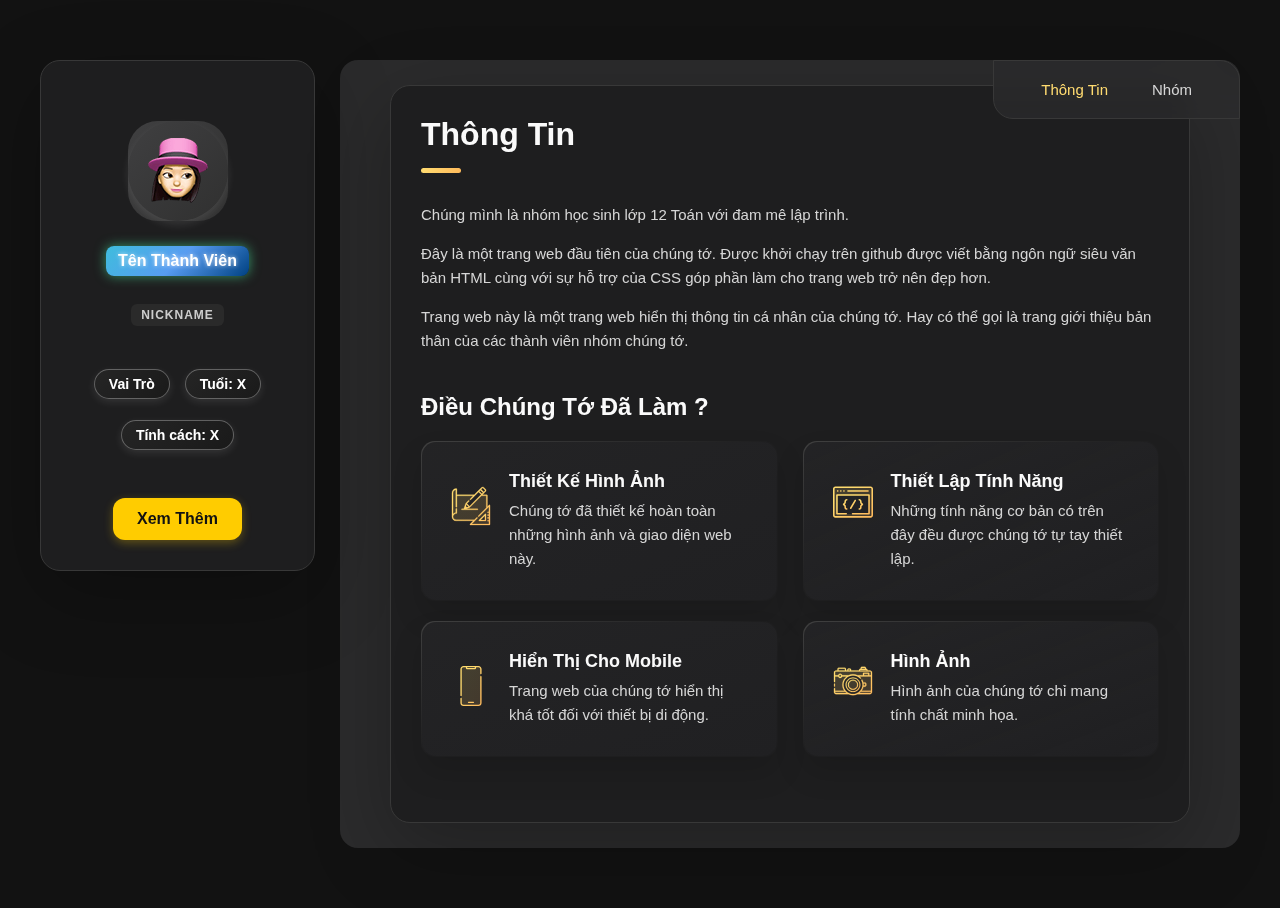
<file: index.html>
<!DOCTYPE html>
<html lang="en">
<head>
    <meta charset="UTF-8">
    <meta name="viewport" content="width=device-width, initial-scale=1.0">
    <title>Thành Viên</title>
    <link rel="stylesheet" href="./assets/css/style.css">
</head>
<body>
    <main>
        <aside class="sidebar" data-sidebar>
          <div class="sidebar-info">
            <figure class="avatar-box">
                <img id="sidebar-avatar" src="./assets/images/avatar-3.png" alt="Avatar" width="80">
            </figure>

            <h1 id="member-name" class="name">Tên Thành Viên</h1>

            <p id="member-nickname" class="nickname">Nickname</p> <!-- Đặt riêng nickname dưới tên -->

            <div class="member-details">
                <p id="member-role" class="role-box">Vai Trò</p>
                <p id="member-age">Tuổi: X</p>
                <p id="member-traits">Tính cách: X</p>
            </div>

            <button id="view-details" class="btn-primary" onclick="redirectToMemberPage()">Xem Thêm</button>
        </div>

        </aside>


        <div class="main-content">
            <nav class="navbar">
                <ul class="navbar-list">
                    <li class="navbar-item"><button class="navbar-link active" data-nav-link onclick="showSection('about', this)">Thông Tin</button></li>
                    <li class="navbar-item"><button class="navbar-link" data-nav-link onclick="showSection('team', this)">Nhóm</button></li>
                </ul>
            </nav>

            <article class="about-section active" id="about">
                <section class="service">
                    <header>
                        <h2 class="h2 article-title">Thông Tin</h2>
                      </header>

                      <section class="about-text">
                        <p>
                          Chúng mình là nhóm học sinh lớp 12 Toán với đam mê lập trình.
                        </p>

                        <p>
                          Đây là một trang web đầu tiên của chúng tớ. Được khởi chạy trên github được viết bằng ngôn ngữ siêu văn bản HTML cùng với sự hỗ trợ của CSS góp phần làm cho trang web trở nên đẹp hơn.
                        <p>
                          Trang web này là một trang web hiển thị thông tin cá nhân của chúng tớ. Hay có thể gọi là trang giới thiệu bản thân của các thành viên nhóm chúng tớ.
                        </p>

                      </section>
                    <h3 class="h3 service-title">Điều Chúng Tớ Đã Làm ?</h3>

                    <ul class="service-list">

                      <li class="service-item">

                        <div class="service-icon-box">
                          <img src="./assets/images/icon-design.svg
                          " alt="design icon" width="40">
                        </div>

                        <div class="service-content-box">
                          <h4 class="h4 service-item-title">Thiết Kế Hình Ảnh</h4>

                          <p class="service-item-text">
                            Chúng tớ đã thiết kế hoàn toàn những hình ảnh và giao diện web này.
                          </p>
                        </div>

                      </li>

                      <li class="service-item">

                        <div class="service-icon-box">

                          <img src="./assets/images/icon-dev.svg" alt="Web development icon" width="40">
                        </div>

                        <div class="service-content-box">
                          <h4 class="h4 service-item-title">Thiết Lập Tính Năng</h4>

                          <p class="service-item-text">
                            Những tính năng cơ bản có trên đây đều được chúng tớ tự tay thiết lập.
                          </p>
                        </div>

                      </li>

                      <li class="service-item">

                        <div class="service-icon-box">
                          <img src="./assets/images/icon-app.svg" alt="mobile app icon" width="40">
                        </div>

                        <div class="service-content-box">
                          <h4 class="h4 service-item-title">Hiển Thị Cho Mobile</h4>

                          <p class="service-item-text">
                            Trang web của chúng tớ hiển thị khá tốt đối với thiết bị di động.
                          </p>
                        </div>

                      </li>

                      <li class="service-item">

                        <div class="service-icon-box">
                          <img src="./assets/images/icon-photo.svg" alt="camera icon" width="40">
                        </div>

                        <div class="service-content-box">
                          <h4 class="h4 service-item-title">Hình Ảnh</h4>

                          <p class="service-item-text">
                            Hình ảnh của chúng tớ chỉ mang tính chất minh họa.
                          </p>
                        </div>

                      </li>

                    </ul>

                  </section>
            </article>

            <article class="team-section" id="team" style="display: none;">

                <section class="service">
                    <header>
                        <h2 class="h2 article-title">Thông Tin Nhóm</h2>
                      </header>
                      <div style="box-shadow: rgba(0, 0, 0, 0.4) 0px 0px 10px; box-sizing: inherit; margin-bottom: 10px; padding: 20px; box-sizing: inherit; line-height: 1.6em; padding: 15px;border-radius: 4px;">
                        <span style="box-sizing: inherit; font-weight: 700; line-height: 2.0em;"><span style="color: rgb(255, 255, 255);"> Lời Giới Thiệu:</span></span><br />
                        <span style="color: #ffffff;">» Nhóm chúng tớ bao gồm 5 thành viên. Gồm Nhân, Thắng, Khoa, T.Đức và Bách !.</span><br />
                        <span style="color: #fbf6f6;">» Trang web này được chúng tớ cùng nhau thiết kế và xây dựng trong vòng 1 tuần. Mỗi thành viên trong nhóm đảm nhận một vai trò khác nhau. Các bạn có thể xem thông tin ở phía dưới bằng cách nhấp chuột vào thành viên mà bạn muốn xem sau đó chọn "Xem Thêm".</span><br />
                        <span style="color: #e1ef1c;">» Dùng thanh trượt màu vàng phía dưới để tìm thấy những bạn ở phía sau.</span></div>
                      <section class="about-text">

                      </section>
                <div class="team-members">
                    <section class="testimonials">

                        <h3 class="h3 testimonials-title">Thành Viên Nhóm</h3>

                        <ul class="testimonials-list has-scrollbar">

                          <li class="testimonials-item">
                            <div class="team-member" onclick="toggleMemberInfo('Lương Hoàng Bách', 'BachKi', 'Designer', 18, 'Thích vẽ, sai chính tả','./assets/images/bach.png')">
                            <div class="content-card" data-testimonials-item>

                              <figure class="testimonials-avatar-box">
                                <img src="./assets/images/bach.png" alt="Lương Hoàng Bách" width="60" data-testimonials-avatar>
                              </figure>

                              <h4 class="h4 testimonials-item-title" data-testimonials-title>Lương Hoàng Bách</h4>

                              <div class="testimonials-text" data-testimonials-text>
                                <p>
                                  Bách là một họa sĩ vô cùng thích vẽ. Đặc biệt là vẽ nên những câu chuyện thú vị mang tính hài hước cao.
                                </p>
                              </div>

                            </div>
                          </li>

                          <li class="testimonials-item">
                            <div class="team-member" onclick="toggleMemberInfo('Lê Quốc Thắng', 'QuinQuinHP', 'Developer', 17, 'Kiên nhẫn, chung thủy','./assets/images/thang.png')">
                            <div class="content-card" data-testimonials-item>

                              <figure class="testimonials-avatar-box">
                                <img src="./assets/images/thang.png" alt="ThangLee" width="60" data-testimonials-avatar>
                              </figure>

                              <h4 class="h4 testimonials-item-title" data-testimonials-title>Lê Quốc Thắng</h4>

                              <div class="testimonials-text" data-testimonials-text>
                                <p>
                                  Thắng là một người yêu cái đẹp. Lại vô cùng chung thủy, thứ Thắng thích...
                                </p>
                              </div>

                            </div>
                          </li>

                          <li class="testimonials-item">
                            <div class="team-member" onclick="toggleMemberInfo('Trần Đức Nhân', 'Saly', 'Developer', 17, 'Vui vẻ, tốt bụng','./assets/images/nhan.png')">
                            <div class="content-card" data-testimonials-item>

                              <figure class="testimonials-avatar-box">
                                <img src="./assets/images/nhan.png" alt="DNhan" width="60" data-testimonials-avatar>
                              </figure>

                              <h4 class="h4 testimonials-item-title" data-testimonials-title>Trần Đức Nhân</h4>

                              <div class="testimonials-text" data-testimonials-text>
                                <p>
                                  Nhân là một người thích tìm tòi những dòng code. Nhân không thích biệt danh mà Khoa đặt cho,...
                                </p>
                              </div>

                            </div>
                          </li>
                        </li>

                        <li class="testimonials-item">
                          <div class="team-member" onclick="toggleMemberInfo('Nguyễn Đăng Khoa', 'XxZinZinXx', 'Developer', 17, 'Nói nhiều, vui vẻ','./assets/images/khoa.png')">
                          <div class="content-card" data-testimonials-item>

                            <figure class="testimonials-avatar-box">
                              <img src="./assets/images/khoa.png" alt="Khoa" width="60" data-testimonials-avatar>
                            </figure>

                            <h4 class="h4 testimonials-item-title" data-testimonials-title>Nguyễn Đăng Khoa</h4>

                            <div class="testimonials-text" data-testimonials-text>
                              <p>
                                Khoa là một người luôn luôn ăn nói lễ phép chưa từng văng những từ ngữ tục tĩu. Những biệt danh Khoa đặt cho bạn cũng rất dễ thương.
                              </p>
                            </div>

                          </div>
                        </li>
                          <li class="testimonials-item">
                            <div class="team-member" onclick="toggleMemberInfo('Nguyễn Trung Đức', 'Duccopne', 'Designer', 17, 'Chăm chỉ, hoạt bát','./assets/images/duc.png')">
                            <div class="content-card" data-testimonials-item>

                              <figure class="testimonials-avatar-box">
                                <img src="./assets/images/duc.png" alt="TDuc" width="60" data-testimonials-avatar>
                              </figure>

                              <h4 class="h4 testimonials-item-title" data-testimonials-title>Nguyễn Trung Đức</h4>

                              <div class="testimonials-text" data-testimonials-text>
                                <p>
                                  Đức là một người vô cùng hoạt bát và vui vẻ. Đức luôn tỏa ra năng lượng tích cực đến với mọi người xung quanh.
                                </p>
                              </div>

                            </div>
                          </li>

                        </ul>


                        </section>
                </div>
            </article>
        </div>
    </main>

    <script>
        function showSection(section, button) {
            document.getElementById('about').style.display = (section === 'about') ? 'block' : 'none';
            document.getElementById('team').style.display = (section === 'team') ? 'block' : 'none';

            document.querySelectorAll('.navbar-link').forEach(link => link.classList.remove('active'));
            button.classList.add('active');
        }

        function toggleMemberInfo(name, nickname, role, age, traits, avatarSrc) {
            let sidebar = document.querySelector('.sidebar');
            let currentName = document.getElementById('member-name').innerText;

            if (sidebar.classList.contains('active') && currentName === name) {
                sidebar.classList.remove('active');
            } else {
                sidebar.classList.add('active');
                document.getElementById('member-name').innerText = name;
                document.getElementById('member-nickname').innerText = nickname;
                document.getElementById('member-role').innerText = role;
                document.getElementById('member-age').innerText = 'Tuổi: ' + age;
                document.getElementById('member-traits').innerText = 'Tính cách: ' + traits;


                if (avatarSrc && avatarSrc.trim() !== "") {
                    document.getElementById('sidebar-avatar').src = avatarSrc;
                } else {
                    document.getElementById('sidebar-avatar').src = './assets/images/default-avatar.png';
                }
            }
        }


        function redirectToMemberPage() {
            let nickname = document.getElementById('member-nickname').innerText.trim(); 
            if (nickname && nickname !== "--") {
                let formattedNickname = nickname.toLowerCase().replace(/\s+/g, "-"); 
                window.location.href = `team/${formattedNickname}.html`;
            } else {
                alert("Vui lòng chọn một thành viên trước!");
            }
        }




    </script>

</body>
</html>
</file>
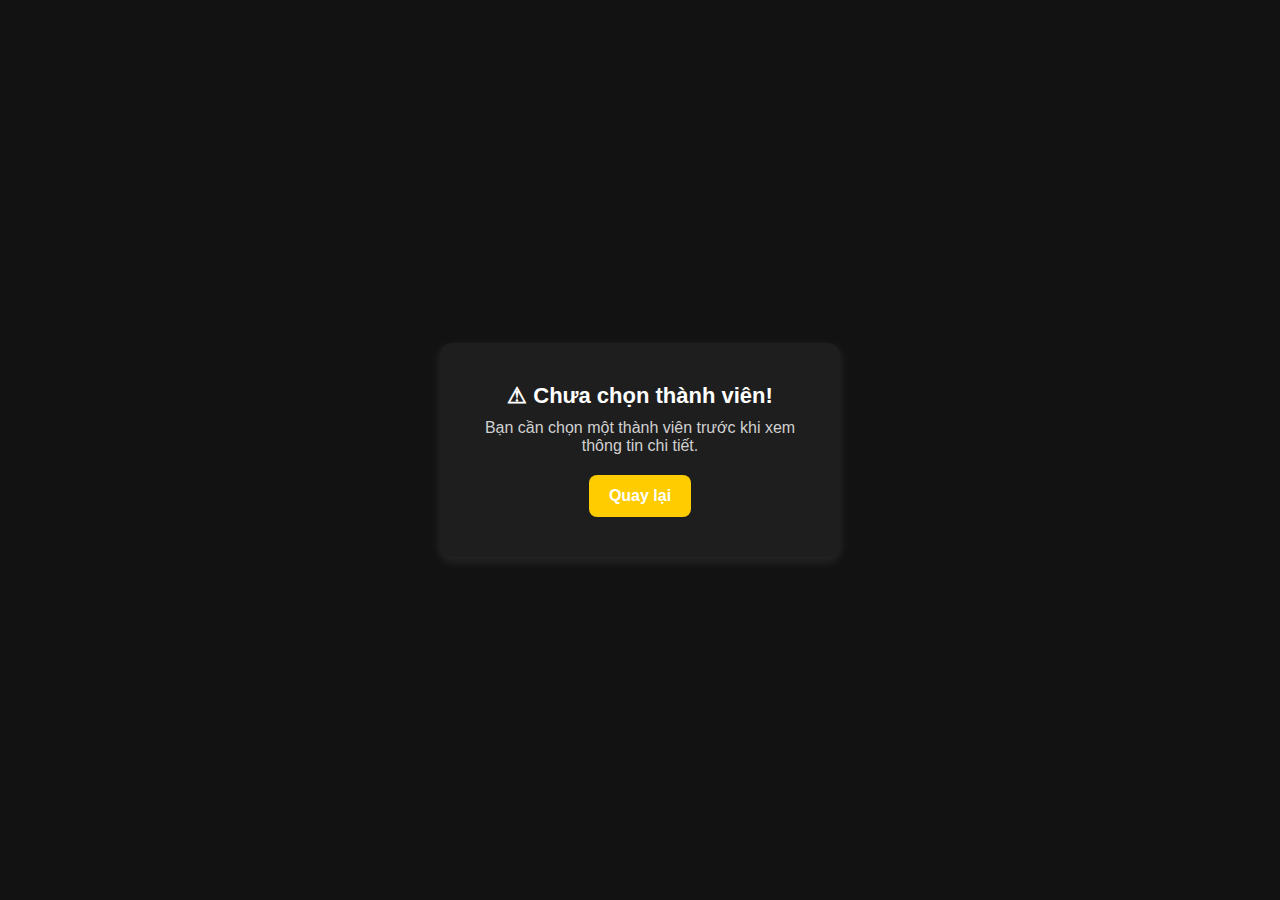
<file: team/nickname.html>
<!DOCTYPE html>
<html lang="vi">
<head>
    <meta charset="UTF-8">
    <meta name="viewport" content="width=device-width, initial-scale=1.0">
    <title>Thông Báo</title>
    <link rel="stylesheet" href="../assets/css/style.css"> <!-- Đường dẫn đến CSS chính -->
    <style>
        body {
            display: flex;
            justify-content: center;
            align-items: center;
            height: 100vh;
            background: #121212;
            color: #ffffff;
            font-family: 'Arial', sans-serif;
            text-align: center;
            margin: 0;
        }

        .container {
            background: #1e1e1e;
            padding: 40px;
            border-radius: 12px;
            box-shadow: 0 4px 12px rgba(255, 255, 255, 0.1);
            width: 90%;
            max-width: 400px;
        }

        h1 {
            font-size: 22px;
            margin-bottom: 10px;
        }

        p {
            font-size: 16px;
            color: #d1d1d1;
            margin-bottom: 20px;
        }

        .btn {
            display: inline-block;
            padding: 12px 20px;
            font-size: 16px;
            color: #ffffff;
            background: #ffcc00;
            border: none;
            border-radius: 8px;
            cursor: pointer;
            text-decoration: none;
            font-weight: bold;
            transition: 0.3s;
        }

        .btn:hover {
            background: #ffdb4d;
            transform: translateY(-3px);
        }
    </style>
</head>
<body>
    <div class="container">
        <h1>⚠ Chưa chọn thành viên!</h1>
        <p>Bạn cần chọn một thành viên trước khi xem thông tin chi tiết.</p>
        <a href="../index.html" class="btn">Quay lại</a>
    </div>
</body>
</html>
</file>
<file: assets/css/style.css>
/*-----------------------------------*\
  #style.css
\*-----------------------------------*/


/**
 * copyright 2022 @codewithsadee
 */





/*-----------------------------------*\
  #CUSTOM PROPERTY
\*-----------------------------------*/

:root {

  /**
   * colors
   */

  /* gradient */

  --bg-gradient-onyx: linear-gradient(
    to bottom right,
    hsl(240, 1%, 25%) 3%,
    hsl(0, 0%, 19%) 97%
  );
  --bg-gradient-jet: linear-gradient(
    to bottom right,
    hsla(240, 1%, 18%, 0.251) 0%,
    hsla(240, 2%, 11%, 0) 100%
  ), hsl(240, 2%, 13%);
  --bg-gradient-yellow-1: linear-gradient(
    to bottom right,
    hsl(45, 100%, 71%) 0%,
    hsla(36, 100%, 69%, 0) 50%
  );
  --bg-gradient-yellow-2: linear-gradient(
    135deg,
    hsla(45, 100%, 71%, 0.251) 0%,
    hsla(35, 100%, 68%, 0) 59.86%
  ), hsl(240, 2%, 13%);
  --border-gradient-onyx: linear-gradient(
    to bottom right,
    hsl(0, 0%, 25%) 0%,
    hsla(0, 0%, 25%, 0) 50%
  );
  --text-gradient-yellow: linear-gradient(
    to right,
    hsl(45, 100%, 72%),
    hsl(35, 100%, 68%)
  );

  /* solid */

  --jet: hsl(0, 0%, 22%);
  --onyx: hsl(240, 1%, 17%);
  --eerie-black-1: hsl(240, 2%, 13%);
  --eerie-black-2: hsl(240, 2%, 12%);
  --smoky-black: hsl(0, 0%, 7%);
  --white-1: hsl(0, 0%, 100%);
  --white-2: hsl(0, 0%, 98%);
  --orange-yellow-crayola: hsl(45, 100%, 72%);
  --vegas-gold: hsl(45, 54%, 58%);
  --light-gray: hsl(0, 0%, 84%);
  --light-gray-70: hsla(0, 0%, 84%, 0.7);
  --bittersweet-shimmer: hsl(0, 43%, 51%);

  /**
   * typography
   */

  /* font-family */
  --ff-poppins: 'Poppins', sans-serif;

  /* font-size */
  --fs-1: 24px;
  --fs-2: 18px;
  --fs-3: 17px;
  --fs-4: 16px;
  --fs-5: 15px;
  --fs-6: 14px;
  --fs-7: 13px;
  --fs-8: 11px;

  /* font-weight */
  --fw-300: 300;
  --fw-400: 400;
  --fw-500: 500;
  --fw-600: 600;

  /**
   * shadow
   */

  --shadow-1: -4px 8px 24px hsla(0, 0%, 0%, 0.25);
  --shadow-2: 0 16px 30px hsla(0, 0%, 0%, 0.25);
  --shadow-3: 0 16px 40px hsla(0, 0%, 0%, 0.25);
  --shadow-4: 0 25px 50px hsla(0, 0%, 0%, 0.15);
  --shadow-5: 0 24px 80px hsla(0, 0%, 0%, 0.25);

  /**
   * transition
   */

  --transition-1: 0.25s ease;
  --transition-2: 0.5s ease-in-out;

}





/*-----------------------------------*\
  #RESET
\*-----------------------------------*/

*, *::before, *::after {
  margin: 0;
  padding: 0;
  box-sizing: border-box;
}

a { text-decoration: none; }

li { list-style: none; }

img, ion-icon, a, button, time, span { display: block; }

button {
  font: inherit;
  background: none;
  border: none;
  text-align: left;
  cursor: pointer;
}

input, textarea {
  display: block;
  width: 100%;
  background: none;
  font: inherit;
}

::selection {
  background: var(--orange-yellow-crayola);
  color: var(--smoky-black);
}

:focus { outline-color: var(--orange-yellow-crayola); }

html { font-family: var(--ff-poppins); }

body { background: var(--smoky-black); }





/*-----------------------------------*\
  #REUSED STYLE
\*-----------------------------------*/

.sidebar,
article {
  background: var(--eerie-black-2);
  border: 1px solid var(--jet);
  border-radius: 20px;
  padding: 15px;
  box-shadow: var(--shadow-1);
  z-index: 1;
}

.separator {
  width: 100%;
  height: 1px;
  background: var(--jet);
  margin: 16px 0;
}

.icon-box {
  position: relative;
  background: var(--border-gradient-onyx);
  width: 30px;
  height: 30px;
  border-radius: 8px;
  display: flex;
  justify-content: center;
  align-items: center;
  font-size: 16px;
  color: var(--orange-yellow-crayola);
  box-shadow: var(--shadow-1);
  z-index: 1;
}

.icon-box::before {
  content: "";
  position: absolute;
  inset: 1px;
  background: var(--eerie-black-1);
  border-radius: inherit;
  z-index: -1;
}

.icon-box ion-icon { --ionicon-stroke-width: 35px; }

article { display: none; }

article.active {
  display: block;
  animation: fade 0.5s ease backwards;
}

@keyframes fade {
  0% { opacity: 0; }
  100% { opacity: 1; }
}

.h2,
.h3,
.h4,
.h5 {
  color: var(--white-2);
  text-transform: capitalize;
}

.h2 { font-size: var(--fs-1); }

.h3 { font-size: var(--fs-2); }

.h4 { font-size: var(--fs-4); }

.h5 {
  font-size: var(--fs-7);
  font-weight: var(--fw-500);
}

.article-title {
  position: relative;
  padding-bottom: 7px;
}

.article-title::after {
  content: "";
  position: absolute;
  bottom: 0;
  left: 0;
  width: 30px;
  height: 3px;
  background: var(--text-gradient-yellow);
  border-radius: 3px;
}

.has-scrollbar::-webkit-scrollbar {
  width: 10px; /* for vertical scrollbar */
  height: 10px; /* for horizontal scrollbar */
}

.has-scrollbar::-webkit-scrollbar-track {
  background: var(--onyx);
  border-radius: 10px;
}

.has-scrollbar::-webkit-scrollbar-thumb {
  background: var(--orange-yellow-crayola);
  border-radius: 10px;
}

.has-scrollbar::-webkit-scrollbar-button { width: 20px; }

.content-card {
  position: relative;
  background: var(--border-gradient-onyx);
  padding: 15px;
  padding-top: 45px;
  border-radius: 14px;
  box-shadow: var(--shadow-2);
  cursor: pointer;
  z-index: 1;
}

.content-card::before {
  content: "";
  position: absolute;
  inset: 1px;
  background: var(--bg-gradient-jet);
  border-radius: inherit;
  z-index: -1;
}





/*-----------------------------------*\
  #MAIN
\*-----------------------------------*/

main {
  margin: 15px 12px;
  margin-bottom: 75px;
  min-width: 259px;
}





/*-----------------------------------*\
  #SIDEBAR
\*-----------------------------------*/

.sidebar {
  margin-bottom: 15px;
  max-height: 112px;
  overflow: hidden;
  transition: var(--transition-2);
}

.sidebar.active { max-height: 405px; }

.sidebar-info {
  position: relative;
  display: flex;
  justify-content: flex-start;
  align-items: center;
  gap: 15px;
}

.avatar-box {
  background: var(--bg-gradient-onyx);
  border-radius: 20px;
}

.info-content .name {
  color: var(--white-2);
  font-size: var(--fs-3);
  font-weight: var(--fw-500);
  letter-spacing: -0.25px;
  margin-bottom: 10px;
}

.info-content .title {
  color: var(--white-1);
  background: var(--onyx);
  font-size: var(--fs-8);
  font-weight: var(--fw-300);
  width: max-content;
  padding: 3px 12px;
  border-radius: 8px;
}

.info_more-btn {
  position: absolute;
  top: -15px;
  right: -15px;
  border-radius: 0 15px;
  font-size: 13px;
  color: var(--orange-yellow-crayola);
  background: var(--border-gradient-onyx);
  padding: 10px;
  box-shadow: var(--shadow-2);
  transition: var(--transition-1);
  z-index: 1;
}

.info_more-btn::before {
  content: "";
  position: absolute;
  inset: 1px;
  border-radius: inherit;
  background: var(--bg-gradient-jet);
  transition: var(--transition-1);
  z-index: -1;
}

.info_more-btn:hover,
.info_more-btn:focus { background: var(--bg-gradient-yellow-1); }

.info_more-btn:hover::before,
.info_more-btn:focus::before { background: var(--bg-gradient-yellow-2); }

.info_more-btn span { display: none; }

.sidebar-info_more {
  opacity: 0;
  visibility: hidden;
  transition: var(--transition-2);
}

.sidebar.active .sidebar-info_more {
  opacity: 1;
  visibility: visible;
}

.contacts-list {
  display: grid;
  grid-template-columns: 1fr;
  gap: 16px;
}

.contact-item {
  min-width: 100%;
  display: flex;
  align-items: center;
  gap: 16px;
}

.contact-info {
  max-width: calc(100% - 46px);
  width: calc(100% - 46px);
}

.contact-title {
  color: var(--light-gray-70);
  font-size: var(--fs-8);
  text-transform: uppercase;
  margin-bottom: 2px;
}

.contact-info :is(.contact-link, time, address) {
  color: var(--white-2);
  font-size: var(--fs-7);
}

.contact-info address { font-style: normal; }

.social-list {
  display: flex;
  justify-content: flex-start;
  align-items: center;
  gap: 15px;
  padding-bottom: 4px;
  padding-left: 7px;
}

.social-item .social-link {
  color: var(--light-gray-70);
  font-size: 18px;
}


.social-item .social-link:hover { color: var(--light-gray); }





/*-----------------------------------*\
  #NAVBAR
\*-----------------------------------*/

.navbar {
  position: fixed;
  bottom: 0;
  left: 0;
  width: 100%;
  background: hsla(240, 1%, 17%, 0.75);
  backdrop-filter: blur(10px);
  border: 1px solid var(--jet);
  border-radius: 12px 12px 0 0;
  box-shadow: var(--shadow-2);
  z-index: 5;
}

.navbar-list {
  display: flex;
  flex-wrap: wrap;
  justify-content: center;
  align-items: center;
  padding: 0 10px;
}

.navbar-link {
  color: var(--light-gray);
  font-size: var(--fs-8);
  padding: 20px 7px;
  transition: color var(--transition-1);
}

.navbar-link:hover,
.navbar-link:focus { color: var(--light-gray-70); }

.navbar-link.active { color: var(--orange-yellow-crayola); }





/*-----------------------------------*\
  #ABOUT
\*-----------------------------------*/

.about .article-title { margin-bottom: 15px; }

.about-text {
  color: var(--light-gray);
  font-size: var(--fs-6);
  font-weight: var(--fw-300);
  line-height: 1.6;
}

.about-text p { margin-bottom: 15px; }



/**
 * #service
 */

.service { margin-bottom: 35px; }

.service-title { margin-bottom: 20px; }

.service-list {
  display: grid;
  grid-template-columns: 1fr;
  gap: 20px;
}

.service-item {
  position: relative;
  background: var(--border-gradient-onyx);
  padding: 20px;
  border-radius: 14px;
  box-shadow: var(--shadow-2);
  z-index: 1;
}

.service-item::before {
  content: "";
  position: absolute;
  inset: 1px;
  background: var(--bg-gradient-jet);
  border-radius: inherit;
  z-index: -1;
}

.service-icon-box { margin-bottom: 10px; }

.service-icon-box img { margin: auto; }

.service-content-box { text-align: center; }

.service-item-title { margin-bottom: 7px; }

.service-item-text {
  color: var(--light-gray);
  font-size: var(--fs-6);
  font-weight: var(--fw-3);
  line-height: 1.6;
}


/**
 * #testimonials
 */

 .testimonials {
  margin-bottom: 30px;
  max-width: 100%; /* Đảm bảo nội dung không vượt quá khung */
  overflow: hidden; /* Ngăn chặn lòi ra ngoài */
}

.testimonials-list {
  display: flex;
  justify-content: flex-start; /* Căn các phần tử từ đầu thay vì ở giữa */
  align-items: flex-start;
  gap: 15px;
  padding: 25px 15px;
  padding-bottom: 35px;
  overflow-x: auto;
  scroll-behavior: smooth;
  overscroll-behavior-inline: contain;
  scroll-snap-type: inline mandatory;
  max-width: 100%;
}

.testimonials-item {
  flex: 0 0 auto;
  min-width: 60%; /* Điều chỉnh để vừa với container */
  max-width: 60%; /* Giữ nội dung trong khung */
  scroll-snap-align: start; /* Bắt đầu từ phần tử đầu tiên */
}

.testimonials-avatar-box {
  position: absolute;
  top: 0;
  left: 0;
  transform: translate(15px, -25px);
  background: var(--bg-gradient-onyx);
  border-radius: 14px;
  box-shadow: var(--shadow-1);
}

.testimonials-item-title { margin-bottom: 7px; }

.testimonials-text {
  color: var(--light-gray);
  font-size: var(--fs-6);
  font-weight: var(--fw-300);
  line-height: 1.6;
  display: -webkit-box;
  line-clamp: 4;
  -webkit-line-clamp: 4;
  -webkit-box-orient: vertical;
  overflow: hidden;
}


/**
 * #testimonials-modal
 */

.modal-container {
  position: fixed;
  top: 0;
  left: 0;
  width: 100%;
  height: 100%;
  display: flex;
  justify-content: center;
  align-items: center;
  overflow-y: auto;
  overscroll-behavior: contain;
  z-index: 20;
  pointer-events: none;
  visibility: hidden;
}

.modal-container::-webkit-scrollbar { display: none; }

.modal-container.active {
  pointer-events: all;
  visibility: visible;
}

.overlay {
  position: fixed;
  top: 0;
  left: 0;
  width: 100%;
  height: 100vh;
  background: hsl(0, 0%, 5%);
  opacity: 0;
  visibility: hidden;
  pointer-events: none;
  z-index: 1;
  transition: var(--transition-1);
}

.overlay.active {
  opacity: 0.8;
  visibility: visible;
  pointer-events: all;
}

.testimonials-modal {
  background: var(--eerie-black-2);
  position: relative;
  padding: 15px;
  margin: 15px 12px;
  border: 1px solid var(--jet);
  border-radius: 14px;
  box-shadow: var(--shadow-5);
  transform: scale(1.2);
  opacity: 0;
  transition: var(--transition-1);
  z-index: 2;
}

.modal-container.active .testimonials-modal {
  transform: scale(1);
  opacity: 1;
}

.modal-close-btn {
  position: absolute;
  top: 15px;
  right: 15px;
  background: var(--onyx);
  border-radius: 8px;
  width: 32px;
  height: 32px;
  display: flex;
  justify-content: center;
  align-items: center;
  color: var(--white-2);
  font-size: 18px;
  opacity: 0.7;
}

.modal-close-btn:hover,
.modal-close-btn:focus { opacity: 1; }

.modal-close-btn ion-icon { --ionicon-stroke-width: 50px; }

.modal-avatar-box {
  background: var(--bg-gradient-onyx);
  width: max-content;
  border-radius: 14px;
  margin-bottom: 15px;
  box-shadow: var(--shadow-2);
}

.modal-img-wrapper > img { display: none; }

.modal-title { margin-bottom: 4px; }

.modal-content time {
  font-size: var(--fs-6);
  color: var(--light-gray-70);
  font-weight: var(--fw-300);
  margin-bottom: 10px;
}

.modal-content p {
  color: var(--light-gray);
  font-size: var(--fs-6);
  font-weight: var(--fw-300);
  line-height: 1.6;
}


/**
 * #clients
 */

.clients { margin-bottom: 15px; }

.clients-list {
  display: flex;
  justify-content: flex-start;
  align-items: flex-start;
  gap: 15px;
  margin: 0 -15px;
  padding: 25px;
  padding-bottom: 25px;
  overflow-x: auto;
  scroll-behavior: smooth;
  overscroll-behavior-inline: contain;
  scroll-snap-type: inline mandatory;
  scroll-padding-inline: 25px;
}

.clients-item {
  min-width: 50%;
  scroll-snap-align: start;
}

.clients-item img {
  width: 100%;
  filter: grayscale(1);
  transition: var(--transition-1);
}

.clients-item img:hover { filter: grayscale(0); }





/*-----------------------------------*\
  #RESUME
\*-----------------------------------*/

.article-title { margin-bottom: 30px; }


/**
 * education and experience
 */

.timeline { margin-bottom: 30px; }

.timeline .title-wrapper {
  display: flex;
  align-items: center;
  gap: 15px;
  margin-bottom: 25px;
}

.timeline-list {
  font-size: var(--fs-6);
  margin-left: 45px;
}

.timeline-item { position: relative; }

.timeline-item:not(:last-child) { margin-bottom: 20px; }

.timeline-item-title {
  font-size: var(--fs-6);
  line-height: 1.3;
  margin-bottom: 7px;
}

.timeline-list span {
  color: var(--vegas-gold);
  font-weight: var(--fw-400);
  line-height: 1.6;
}

.timeline-item:not(:last-child)::before {
  content: "";
  position: absolute;
  top: -25px;
  left: -30px;
  width: 1px;
  height: calc(100% + 50px);
  background: var(--jet);
}

.timeline-item::after {
  content: "";
  position: absolute;
  top: 5px;
  left: -33px;
  height: 6px;
  width: 6px;
  background: var(--text-gradient-yellow);
  border-radius: 50%;
  box-shadow: 0 0 0 4px var(--jet);
}

.timeline-text {
  color: var(--light-gray);
  font-weight: var(--fw-300);
  line-height: 1.6;
}


/**
 * skills
 */

.skills-title { margin-bottom: 20px; }

.skills-list { padding: 20px; }


.skills-item:not(:last-child) { margin-bottom: 15px; }

.skill .title-wrapper {
  display: flex;
  align-items: center;
  gap: 5px;
  margin-bottom: 8px;
}

.skill .title-wrapper data {
  color: var(--light-gray);
  font-size: var(--fs-7);
  font-weight: var(--fw-300);
}

.skill-progress-bg {
  background: var(--jet);
  width: 100%;
  height: 8px;
  border-radius: 10px;
}

.skill-progress-fill {
  background: var(--text-gradient-yellow);
  height: 100%;
  border-radius: inherit;
}





/*-----------------------------------*\
  #PORTFOLIO
\*-----------------------------------*/

.filter-list { display: none; }

.filter-select-box {
  position: relative;
  margin-bottom: 25px;
}

.filter-select {
  background: var(--eerie-black-2);
  color: var(--light-gray);
  display: flex;
  justify-content: space-between;
  align-items: center;
  width: 100%;
  padding: 12px 16px;
  border: 1px solid var(--jet);
  border-radius: 14px;
  font-size: var(--fs-6);
  font-weight: var(--fw-300);
}

.filter-select.active .select-icon { transform: rotate(0.5turn); }

.select-list {
  background: var(--eerie-black-2);
  position: absolute;
  top: calc(100% + 6px);
  width: 100%;
  padding: 6px;
  border: 1px solid var(--jet);
  border-radius: 14px;
  z-index: 2;
  opacity: 0;
  visibility: hidden;
  pointer-events: none;
  transition: 0.15s ease-in-out;
}

.filter-select.active + .select-list {
  opacity: 1;
  visibility: visible;
  pointer-events: all;
}

.select-item button {
  background: var(--eerie-black-2);
  color: var(--light-gray);
  font-size: var(--fs-6);
  font-weight: var(--fw-300);
  text-transform: capitalize;
  width: 100%;
  padding: 8px 10px;
  border-radius: 8px;
}

.select-item button:hover { --eerie-black-2: hsl(240, 2%, 20%); }

.project-list {
  display: grid;
  grid-template-columns: 1fr;
  gap: 30px;
  margin-bottom: 10px;
}

.project-item { display: none; }

.project-item.active {
  display: block;
  animation: scaleUp 0.25s ease forwards;
}

@keyframes scaleUp {
  0% { transform: scale(0.5); }
  100% { transform: scale(1); }
}

.project-item > a { width: 100%; }

.project-img {
  position: relative;
  width: 100%;
  height: 200px;
  border-radius: 16px;
  overflow: hidden;
  margin-bottom: 15px;
}

.project-img::before {
  content: "";
  position: absolute;
  top: 0;
  left: 0;
  width: 100%;
  height: 100%;
  background: transparent;
  z-index: 1;
  transition: var(--transition-1);
}

.project-item > a:hover .project-img::before { background: hsla(0, 0%, 0%, 0.5); }

.project-item-icon-box {
  --scale: 0.8;

  background: var(--jet);
  color: var(--orange-yellow-crayola);
  position: absolute;
  top: 50%;
  left: 50%;
  transform: translate(-50%, -50%) scale(var(--scale));
  font-size: 20px;
  padding: 18px;
  border-radius: 12px;
  opacity: 0;
  z-index: 1;
  transition: var(--transition-1);
}

.project-item > a:hover .project-item-icon-box {
  --scale: 1;
  opacity: 1;
}

.project-item-icon-box ion-icon { --ionicon-stroke-width: 50px; }

.project-img img {
  width: 100%;
  height: 100%;
  object-fit: cover;
  transition: var(--transition-1);
}

.project-item > a:hover img { transform: scale(1.1); }

.project-title,
.project-category { margin-left: 10px; }

.project-title {
  color: var(--white-2);
  font-size: var(--fs-5);
  font-weight: var(--fw-400);
  text-transform: capitalize;
  line-height: 1.3;
}

.project-category {
  color: var(--light-gray-70);
  font-size: var(--fs-6);
  font-weight: var(--fw-300);
}





/*-----------------------------------*\
  #BLOG
\*-----------------------------------*/

.blog-posts { margin-bottom: 10px; }

.blog-posts-list {
  display: grid;
  grid-template-columns: 1fr;
  gap: 20px;
}

.blog-post-item > a {
  position: relative;
  background: var(--border-gradient-onyx);
  height: 100%;
  box-shadow: var(--shadow-4);
  border-radius: 16px;
  z-index: 1;
}

.blog-post-item > a::before {
  content: "";
  position: absolute;
  inset: 1px;
  border-radius: inherit;
  background: var(--eerie-black-1);
  z-index: -1;
}

.blog-banner-box {
  width: 100%;
  height: 200px;
  border-radius: 12px;
  overflow: hidden;
}

.blog-banner-box img {
  width: 100%;
  height: 100%;
  object-fit: cover;
  transition: var(--transition-1);
}

.blog-post-item > a:hover .blog-banner-box img { transform: scale(1.1); }

.blog-content { padding: 15px; }

.blog-meta {
  display: flex;
  justify-content: flex-start;
  align-items: center;
  gap: 7px;
  margin-bottom: 10px;
}

.blog-meta :is(.blog-category, time) {
  color: var(--light-gray-70);
  font-size: var(--fs-6);
  font-weight: var(--fw-300);
}

.blog-meta .dot {
  background: var(--light-gray-70);
  width: 4px;
  height: 4px;
  border-radius: 4px;
}

.blog-item-title {
  margin-bottom: 10px;
  line-height: 1.3;
  transition: var(--transition-1);
}

.blog-post-item > a:hover .blog-item-title { color: var(--orange-yellow-crayola); }

.blog-text {
  color: var(--light-gray);
  font-size: var(--fs-6);
  font-weight: var(--fw-300);
  line-height: 1.6;
}





/*-----------------------------------*\
  #CONTACT
\*-----------------------------------*/

.mapbox {
  position: relative;
  height: 250px;
  width: 100%;
  border-radius: 16px;
  margin-bottom: 30px;
  border: 1px solid var(--jet);
  overflow: hidden;
}

.mapbox figure { height: 100%; }

.mapbox iframe {
  width: 100%;
  height: 100%;
  border: none;
  filter: grayscale(1) invert(1);
}

.contact-form { margin-bottom: 10px; }

.form-title { margin-bottom: 20px; }

.input-wrapper {
  display: grid;
  grid-template-columns: 1fr;
  gap: 25px;
  margin-bottom: 25px;
}

.form-input {
  color: var(--white-2);
  font-size: var(--fs-6);
  font-weight: var(--fw-400);
  padding: 13px 20px;
  border: 1px solid var(--jet);
  border-radius: 14px;
  outline: none;
}

.form-input::placeholder { font-weight: var(--fw-500); }

.form-input:focus { border-color: var(--orange-yellow-crayola); }

textarea.form-input {
  min-height: 100px;
  height: 120px;
  max-height: 200px;
  resize: vertical;
  margin-bottom: 25px;
}

textarea.form-input::-webkit-resizer { display: none; }

.form-input:focus:invalid { border-color: var(--bittersweet-shimmer); }

.form-btn {
  position: relative;
  width: 100%;
  background: var(--border-gradient-onyx);
  color: var(--orange-yellow-crayola);
  display: flex;
  justify-content: center;
  align-items: center;
  gap: 10px;
  padding: 13px 20px;
  border-radius: 14px;
  font-size: var(--fs-6);
  text-transform: capitalize;
  box-shadow: var(--shadow-3);
  z-index: 1;
  transition: var(--transition-1);
}

.form-btn::before {
  content: "";
  position: absolute;
  inset: 1px;
  background: var(--bg-gradient-jet);
  border-radius: inherit;
  z-index: -1;
  transition: var(--transition-1);
}

.form-btn ion-icon { font-size: 16px; }

.form-btn:hover { background: var(--bg-gradient-yellow-1); }

.form-btn:hover::before { background: var(--bg-gradient-yellow-2); }

.form-btn:disabled {
  opacity: 0.7;
  cursor: not-allowed;
}

.form-btn:disabled:hover { background: var(--border-gradient-onyx); }

.form-btn:disabled:hover::before { background: var(--bg-gradient-jet); }





/*-----------------------------------*\
  #RESPONSIVE
\*-----------------------------------*/

/**
 * responsive larger than 450px screen
 */

@media (min-width: 450px) {

  /**
   * client
   */

  .clients-item { min-width: calc(33.33% - 10px); }



  /**
   * #PORTFOLIO, BLOG
   */

  .project-img,
  .blog-banner-box { height: auto; }

}





/**
 * responsive larger than 580px screen
 */

@media (min-width: 580px) {

  /**
   * CUSTOM PROPERTY
   */

  :root {

    /**
     * typography
     */

    --fs-1: 32px;
    --fs-2: 24px;
    --fs-3: 26px;
    --fs-4: 18px;
    --fs-6: 15px;
    --fs-7: 15px;
    --fs-8: 12px;

  }



  /**
   * #REUSED STYLE
   */

  .sidebar, article {
    width: 520px;
    margin-inline: auto;
    padding: 30px;
  }

  .article-title {
    font-weight: var(--fw-600);
    padding-bottom: 15px;
  }

  .article-title::after {
    width: 40px;
    height: 5px;
  }

  .icon-box {
    width: 48px;
    height: 48px;
    border-radius: 12px;
    font-size: 18px;
  }



  /**
   * #MAIN
   */

  main {
    margin-top: 60px;
    margin-bottom: 100px;
  }



  /**
   * #SIDEBAR
   */

  .sidebar {
    max-height: 180px;
    margin-bottom: 30px;
  }

  .sidebar.active { max-height: 584px; }

  .sidebar-info { gap: 25px; }

  .avatar-box { border-radius: 30px; }

  .avatar-box img { width: 120px; }

  .info-content .name { margin-bottom: 15px; }

  .info-content .title { padding: 5px 18px; }

  .info_more-btn {
    top: -30px;
    right: -30px;
    padding: 10px 15px;
  }

  .info_more-btn span {
    display: block;
    font-size: var(--fs-8);
  }

  .info_more-btn ion-icon { display: none; }

  .separator { margin: 32px 0; }

  .contacts-list { gap: 20px; }

  .contact-info {
    max-width: calc(100% - 64px);
    width: calc(100% - 64px);
  }



  /**
   * #NAVBAR
   */

  .navbar { border-radius: 20px 20px 0 0; }

  .navbar-list { gap: 20px; }

  .navbar-link { --fs-8: 14px; }



  /**
   * #ABOUT
   */

  .about .article-title { margin-bottom: 20px; }

  .about-text { margin-bottom: 40px; }

  /* service */

  .service-item {
    display: flex;
    justify-content: flex-start;
    align-items: flex-start;
    gap: 18px;
    padding: 30px;
  }

  .service-icon-box {
    margin-bottom: 0;
    margin-top: 15px;


  }

  .service-content-box { text-align: left; }

  /* testimonials */

  .testimonials-title { margin-bottom: 25px; }

  .testimonials-list {
    gap: 30px;
    margin: 0 -30px;
    padding: 30px;
    padding-bottom: 35px;
  }

  .content-card {
    padding: 30px;
    padding-top: 25px;
  }

  .testimonials-avatar-box {
    transform: translate(30px, -30px);
    border-radius: 20px;
  }

  .testimonials-avatar-box img { width: 50px; }

  .testimonials-item-title {
    margin-bottom: 10px;
    margin-left: 25px;
  }

  .testimonials-text {
    line-clamp: 2;
    -webkit-line-clamp: 2;
  }

  /* testimonials modal */

  .modal-container { padding: 20px; }

  .testimonials-modal {
    display: flex;
    justify-content: flex-start;
    align-items: stretch;
    gap: 25px;
    padding: 30px;
    border-radius: 20px;
  }

  .modal-img-wrapper {
    display: flex;
    flex-direction: column;
    align-items: center;
  }

  .modal-avatar-box {
    border-radius: 18px;
    margin-bottom: 0;
  }

  .modal-avatar-box img { width: 65px; }

  .modal-img-wrapper > img {
    display: block;
    flex-grow: 1;
    width: 35px;
  }

  /* clients */

  .clients-list {
    gap: 50px;
    margin: 0 -30px;
    padding: 45px;
    scroll-padding-inline: 45px;
  }

  .clients-item { min-width: calc(33.33% - 35px); }



  /**
   * #RESUME
   */

  .timeline-list { margin-left: 65px; }

  .timeline-item:not(:last-child)::before { left: -40px; }

  .timeline-item::after {
    height: 8px;
    width: 8px;
    left: -43px;
  }

  .skills-item:not(:last-child) { margin-bottom: 25px; }



  /**
   * #PORTFOLIO, BLOG
   */

  .project-img, .blog-banner-box { border-radius: 16px; }

  .blog-posts-list { gap: 30px; }

  .blog-content { padding: 25px; }



  /**
   * #CONTACT
   */

  .mapbox {
    height: 380px;
    border-radius: 18px;
  }

  .input-wrapper {
    gap: 30px;
    margin-bottom: 30px;
  }

  .form-input { padding: 15px 20px; }

  textarea.form-input { margin-bottom: 30px; }

  .form-btn {
    --fs-6: 16px;
    padding: 16px 20px;
  }

  .form-btn ion-icon { font-size: 18px; }

}





/**
 * responsive larger than 768px screen
 */

@media (min-width: 768px) {

  /**
   * REUSED STYLE
   */

  .sidebar, article { width: 700px; }

  .has-scrollbar::-webkit-scrollbar-button { width: 100px; }



  /**
   * SIDEBAR
   */

  .contacts-list {
    grid-template-columns: 1fr 1fr;
    gap: 30px 15px;
  }



  /**
   * NAVBAR
   */

  .navbar-link { --fs-8: 15px; }



  /**
   * ABOUT
   */

  /* testimonials modal */

  .testimonials-modal {
    gap: 35px;
    max-width: 680px;
  }

  .modal-avatar-box img { width: 80px; }



  /**
   * PORTFOLIO
   */

  .article-title { padding-bottom: 20px; }

  .filter-select-box { display: none; }

  .filter-list {
    display: flex;
    justify-content: flex-start;
    align-items: center;
    gap: 25px;
    padding-left: 5px;
    margin-bottom: 30px;
  }

  .filter-item button {
    color: var(--light-gray);
    font-size: var(--fs-5);
    transition: var(--transition-1);
  }

  .filter-item button:hover { color: var(--light-gray-70); }

  .filter-item button.active { color: var(--orange-yellow-crayola); }

  /* portfolio and blog grid */

  .project-list, .blog-posts-list { grid-template-columns: 1fr 1fr; }



  /**
   * CONTACT
   */

  .input-wrapper { grid-template-columns: 1fr 1fr; }

  .form-btn {
    width: max-content;
    margin-left: auto;
  }

}





/**
 * responsive larger than 1024px screen
 */

@media (min-width: 1024px) {

  /**
   * CUSTOM PROPERTY
   */

  :root {

    /**
    * shadow
    */

    --shadow-1: -4px 8px 24px hsla(0, 0%, 0%, 0.125);
    --shadow-2: 0 16px 30px hsla(0, 0%, 0%, 0.125);
    --shadow-3: 0 16px 40px hsla(0, 0%, 0%, 0.125);

  }



  /**
   * REUSED STYLE
   */

  .sidebar, article {
    width: 950px;
    box-shadow: var(--shadow-5);
  }



  /**
   * MAIN
   */

  main { margin-bottom: 60px; }

  .main-content {
    position: relative;
    width: max-content;
    margin: auto;
  }



  /**
   * NAVBAR
   */

  .navbar {
    position: absolute;
    bottom: auto;
    top: 0;
    left: auto;
    right: 0;
    width: max-content;
    border-radius: 0 20px;
    padding: 0 20px;
    box-shadow: none;
  }

  .navbar-list {
    gap: 30px;
    padding: 0 20px;
  }

  .navbar-link { font-weight: var(--fw-500); }



  /**
   * ABOUT
   */

  /* service */

  .service-list {
    grid-template-columns: 1fr 1fr;
    gap: 20px 25px;
  }

  /* testimonials */

  .testimonials-item { min-width: calc(50% - 15px); }

  /* clients */

  .clients-item { min-width: calc(25% - 38px); }



  /**
   * PORTFOLIO
   */

  .project-list { grid-template-columns: repeat(3, 1fr); }



  /**
   * BLOG
   */

  .blog-banner-box { height: 230px; }

}





/**
 * responsive larger than 1250px screen
 */

@media (min-width: 1250px) {

  /**
   * RESET
   */

  body::-webkit-scrollbar { width: 20px; }

  body::-webkit-scrollbar-track { background: var(--smoky-black); }

  body::-webkit-scrollbar-thumb {
    border: 5px solid var(--smoky-black);
    background: hsla(0, 0%, 100%, 0.1);
    border-radius: 20px;
    box-shadow: inset 1px 1px 0 hsla(0, 0%, 100%, 0.11),
                inset -1px -1px 0 hsla(0, 0%, 100%, 0.11);
  }

  body::-webkit-scrollbar-thumb:hover { background: hsla(0, 0%, 100%, 0.15); }

  body::-webkit-scrollbar-button { height: 60px; }



  /**
   * REUSED STYLE
   */

  .sidebar, article { width: auto; }

  article { min-height: 100%; }



  /**
   * MAIN
   */

  main {
    max-width: 1200px;
    margin-inline: auto;
    display: flex;
    justify-content: center;
    align-items: stretch;
    gap: 25px;
  }

  .main-content {
    min-width: 75%;
    width: 75%;
    margin: 0;
  }



  /**
   * SIDEBAR
   */

  .sidebar {
    position: sticky;
    top: 60px;
    max-height: max-content;
    height: 100%;
    margin-bottom: 0;
    padding-top: 60px;
    z-index: 1;
  }

  .sidebar-info { flex-direction: column; }

  .avatar-box img { width: 150px; }

  .info-content .name {
    white-space: nowrap;
    text-align: center;
  }

  .info-content .title { margin: auto; }

  .info_more-btn { display: none; }

  .sidebar-info_more {
    opacity: 1;
    visibility: visible;
  }

  .contacts-list { grid-template-columns: 1fr; }

  .contact-info :is(.contact-link) {
    white-space: nowrap;
    overflow: hidden;
    text-overflow: ellipsis;
  }

  .contact-info :is(.contact-link, time, address) {
    --fs-7: 14px;
    font-weight: var(--fw-300);
  }

  .separator:last-of-type {
    margin: 15px 0;
    opacity: 0;
  }

  .social-list { justify-content: center; }



  /**
	 * RESUME
	 */

  .timeline-text { max-width: 700px; }
/* Team Section */
.team-section {
  background: var(--card-bg);
  border-radius: 15px;
  padding: 20px;
  box-shadow: var(--shadow);
  width: 100%;
  text-align: center;
  border: 1px solid var(--border-color);
}

.team-section h2 {
  font-size: 24px;
  font-weight: bold;
}

.team-members {
  display: flex;
  flex-wrap: wrap;
  gap: 20px;
  justify-content: center;
  padding: 20px;
}

.team-member {
  background: var(--jet);
  padding: 20px;
  border-radius: 12px;
  text-align: center;
  cursor: pointer;
  transition: var(--transition);

  display: flex;
  flex-direction: column;
  align-items: center;
  box-shadow: var(--shadow);
  border: 1px solid var(--border-color);
}

.team-member img {
  width: 60px;
  height: 60px;
  border-radius: 50%;
  margin-bottom: 10px;
}

.team-member:hover {
  background: var(--accent-color);
  color: rgb(100, 97, 97);
  transform: scale(1.05);
}
/* Sidebar */
.sidebar-container {
  width: 320px;
  background: var(--onyx);
  padding: 25px;
  border-radius: 18px;
  box-shadow: var(--shadow);
  display: none;
  border: 1px solid var(--border-color);
  transition: transform var(--transition);
}

.sidebar-container.active {
  display: block;
  transform: scale(1.05);
}

.sidebar-content {
  text-align: center;
  padding: 20px;
  border-radius: 15px;
  background: var(--onyx);
  box-shadow: var(--shadow);
  border: 1px solid var(--border-color);
}

.avatar-large {
  width: 100px;
  height: 100px;
  border-radius: 50%;
  margin-bottom: 20px;
}


/* Tags for age, traits, and role */
#member-age,
#member-traits,
#member-role {
    display: inline-block !important; /* Hiển thị như một tag */
    background: linear-gradient(135deg, #252525, #1a1a1a) !important; /* Hiệu ứng gradient nhẹ */
    color: #ffffff !important; /* Chữ trắng */
    border: 1px solid rgba(255, 255, 255, 0.3) !important; /* Viền nhẹ */
    border-radius: 18px !important; /* Bo tròn mềm mại */
    padding: 6px 14px !important; /* Khoảng cách bên trong */
    font-size: 14px !important; /* Kích thước chữ nhỏ */
    font-weight: 600 !important; /* Chữ đậm hơn một chút */
    text-align: center !important; /* Căn giữa nội dung */
    box-shadow: 0 3px 8px rgba(255, 255, 255, 0.1) !important; /* Đổ bóng nhẹ */
    margin: 8px 5px !important; /* Khoảng cách giữa các phần tử */
    transition: all 0.3s ease-in-out !important; /* Hiệu ứng mượt mà */
}

/* Hiệu ứng khi hover vào */
#member-age:hover,
#member-traits:hover,
#member-role:hover {
    background: linear-gradient(135deg, #3a3a3a, #222222) !important; /* Tăng độ sáng khi hover */
    border-color: rgba(255, 255, 255, 0.6) !important;
    box-shadow: 0 5px 12px rgba(255, 255, 255, 0.2) !important;
    transform: scale(1.07) !important; /* Tăng nhẹ kích thước */
}

/* View Details Button */
#view-details {
    background: #ffcc00; /* Màu vàng nổi bật */
    color: #121212; /* Chữ đen để tạo độ tương phản */
    padding: 12px 24px;
    border: none;
    cursor: pointer;
    border-radius: 12px;
    margin-top: 15px;
    font-weight: bold;
    box-shadow: 0 3px 10px rgba(255, 204, 0, 0.3);
    transition: all 0.3s ease-in-out;
}

#view-details:hover {
    background: #ffdb4d;
    transform: translateY(-4px);
    box-shadow: 0 6px 15px rgba(255, 204, 0, 0.5);
}

/* Responsive tweaks */
@media (max-width: 768px) {
  .main-content {
      padding: 20px;
      height: auto;
      max-width: 100%; /* Chiếm toàn bộ chiều ngang */
      overflow: visible; /* Hiển thị toàn bộ nội dung */
  }

  #view-details {
      width: 100%;
  }
}

/* Main Content */
.main-content {
  flex: 1;
  padding: 25px 50px; /* Tăng chiều ngang hơn nữa */
  background: var(--onyx);
  border-radius: 18px;
  box-shadow: var(--shadow);
  transition: var(--transition);
  display: flex;
  flex-direction: column;
  align-items: center;
  border: 1px solid var(--border-color);
  height: auto; /* Cho phép nội dung mở rộng không giới hạn chiều cao */
  max-width: 95%; /* Chiếm nhiều không gian hơn trên màn hình */
  overflow: visible; /* Hiển thị toàn bộ nội dung, không bị che khuất */
  position: relative;
  margin: auto; /* Căn giữa */
}

.main-content.shrink {
  margin-left: 320px;
  width: calc(100% - 340px);
}
.sidebar-info .avatar-box img {
  width: 100px; /* Increase size if needed */
  height: 100px;
  border-radius: 50%;
  object-fit: cover;
  box-shadow: 0 4px 8px rgba(255, 255, 255, 0.1);
}

.team-member {
  cursor: pointer;
}

.team-member:hover .testimonials-avatar-box img {
  transform: scale(1.1);
  transition: transform 0.3s ease-in-out;
}

.testimonials-list::-webkit-scrollbar {
  height: 8px;
}

.testimonials-list::-webkit-scrollbar-thumb {
  background: rgba(255, 255, 255, 0.5);
  border-radius: 4px;
}
/* Update Sidebar Avatar When Selecting a Member */
.team-member {
  cursor: pointer;
}

.team-member[data-avatar] {
  display: flex;
  align-items: center;
  gap: 10px;
}

.team-member[data-avatar] img {
  width: 50px;
  height: 50px;
  border-radius: 50%;
  object-fit: cover;
}

.testimonials-list::-webkit-scrollbar {
  height: 8px;
}

.testimonials-list::-webkit-scrollbar-thumb {
  background: rgba(255, 255, 255, 0.5);
  border-radius: 4px;
}
.title {
  display: inline-block;
  font-size: 18px;
  font-weight: bold;
  color: #ffffff; /* Màu chữ sáng */
  background: linear-gradient(135deg, #252525, #1a1a1a); /* Hiệu ứng màu nền */
  padding: 8px 16px;
  border-radius: 10px; /* Bo góc nhẹ */
  box-shadow: 0 3px 8px rgba(255, 255, 255, 0.1); /* Đổ bóng */
  cursor: pointer;
  transition: all 0.3s ease-in-out;
  text-transform: uppercase;
  letter-spacing: 1px;
  text-align: center;
}


.nickname {
  font-size: 12px !important;
  color: #cccccc !important; /* Màu chữ nhẹ hơn */
  background: #2a2a2a !important; /* Nền tối nhẹ hơn */
  display: inline-block !important;
  padding: 4px 10px !important;
  border-radius: 6px !important;
  margin-top: 3px;
  text-transform: uppercase !important;
  letter-spacing: 1px !important;
  font-weight: bold !important; 
}

.member-details {
  display: flex;
  flex-wrap: wrap;
  justify-content: center;
  gap: 5px; /* Giảm khoảng cách */
  margin-top: 10px;
}

.member-details p {
  background: #1c1c1c;
  padding: 6px 12px;
  border-radius: 8px;
  font-size: 12px;
  font-weight: 500;
  color: #ffffff;
  box-shadow: 0 2px 8px rgba(255, 255, 255, 0.08);
}

/* Hiệu ứng phát sáng lấp lánh cho tên */
.name {
  font-size: 16px !important; /* Nhỏ nhắn hơn */
  font-weight: bold !important;
  padding: 6px 12px !important;
  border-radius: 8px !important;
  background: linear-gradient(135deg, #3fbddd, #579cf1, #004182) !important; /* Gradient màu tím xanh */
  color: #ffffff;
  text-shadow: 0 0 4px rgba(255, 255, 255, 0.7) !important;
  box-shadow: 0 0 12px rgba(71, 227, 154, 0.6) !important;
  display: inline-block !important;
  animation: glow 1.5s infinite alternate !important;
}

@keyframes glow {
  0% {
      box-shadow: 0 0 10px rgba(255, 204, 0, 0.8);
  }
  100% {
      box-shadow: 0 0 20px rgba(255, 204, 0, 1);
  }
}
article[data-page] {
  display: none;
}

article[data-page].active {
  display: block;
}






}
</file>
